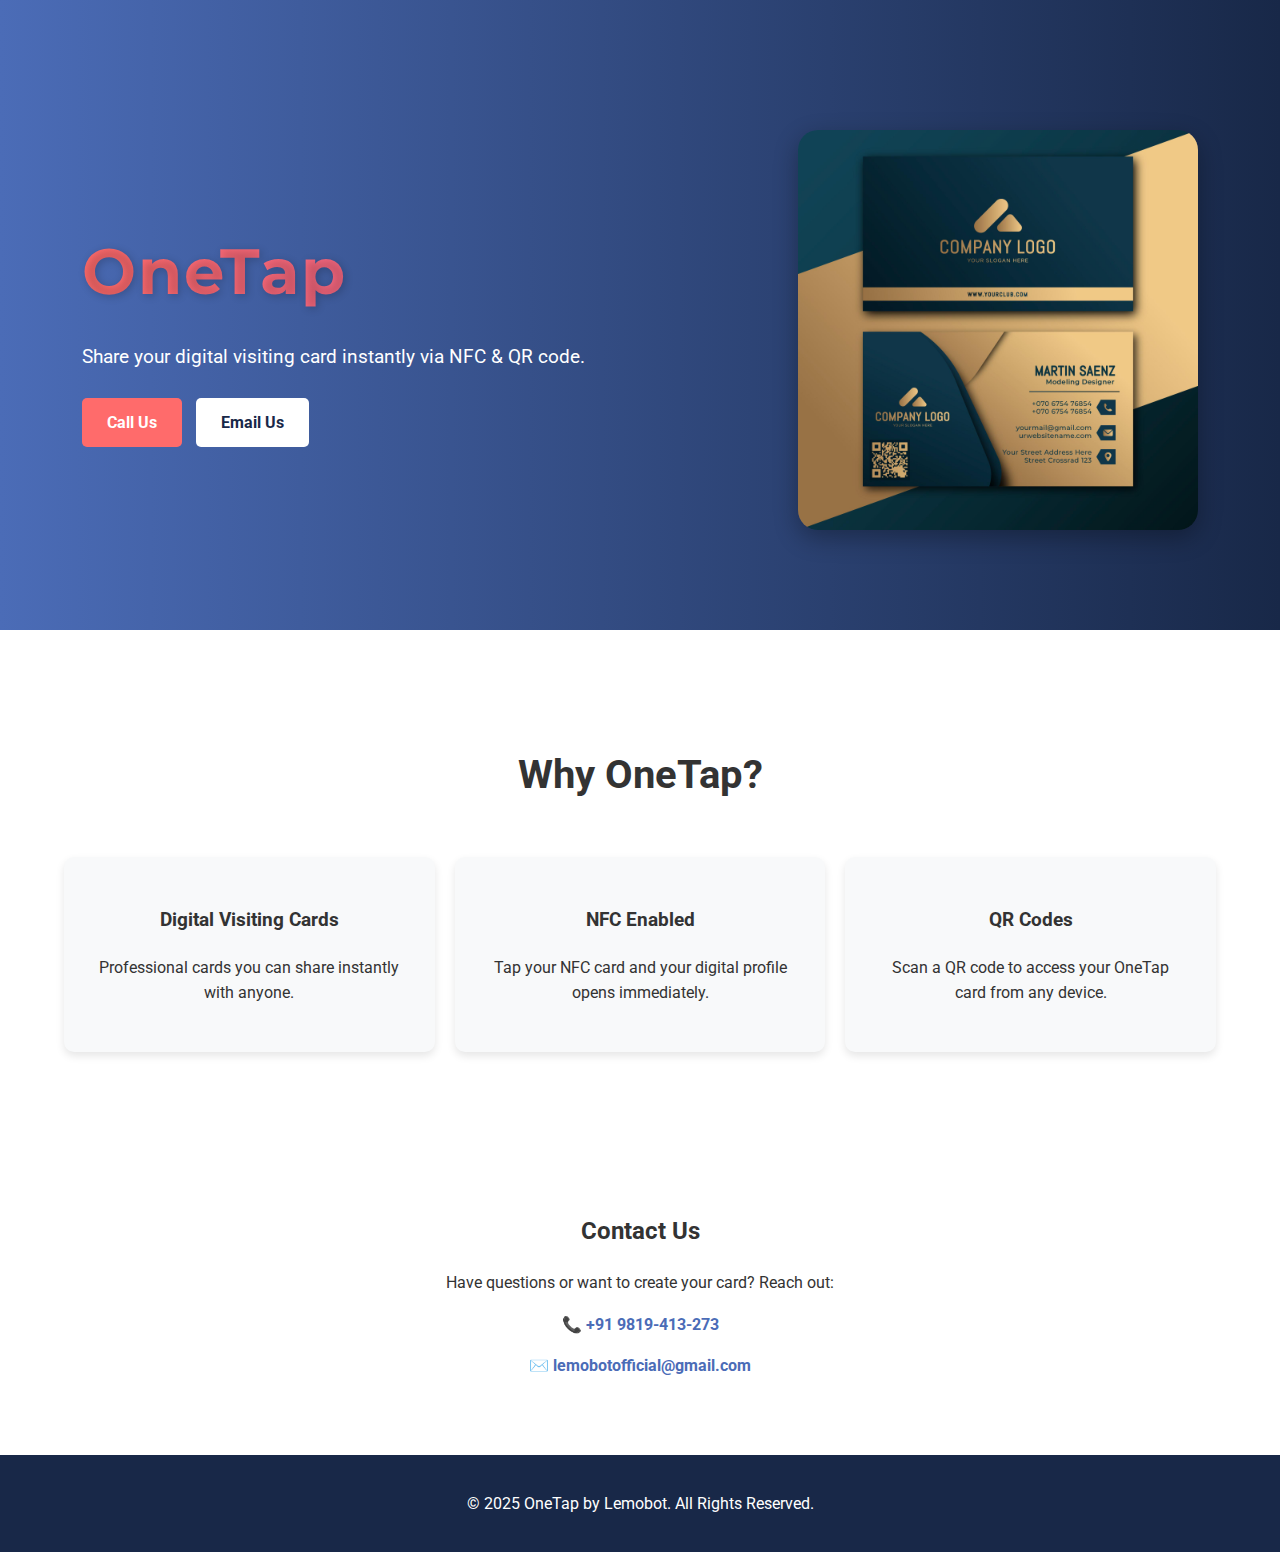
<file: index.html>
﻿<!DOCTYPE html>
<html lang="en">
<head>
    <meta charset="UTF-8">
    <meta name="viewport" content="width=device-width, initial-scale=1.0">
    <title>OneTap - Digital Visiting Cards</title>
    <link rel="stylesheet" href="style.css">
    <link href="https://fonts.googleapis.com/css2?family=Roboto:wght@400;700&display=swap" rel="stylesheet">
    <link href="https://fonts.googleapis.com/css2?family=Montserrat:wght@700&display=swap" rel="stylesheet">
</head>
<body>

    <!-- Header / Hero Section -->
    <header>
        <div class="container hero-container">
            <div class="hero-text">
                <h1>OneTap</h1>
                <p>Share your digital visiting card instantly via NFC & QR code.</p>
                <div class="cta-buttons">
                    <a href="tel:+919819413273" class="btn">Call Us</a>
                    <a href="mailto:lemobotofficial@gmail.com?subject=Create%20My%20OneTap%20Card" class="btn btn-secondary">Email Us</a>
                </div>
            </div>
            <div class="hero-card">
                <img src="Images/demo.jpg" alt="OneTap Card Demo" class="hero-image">
            </div>
        </div>
    </header>

    <!-- Features Section -->
    <section id="features">
        <div class="container">
            <h2>Why OneTap?</h2>
            <div class="cards">
                <div class="card">
                    <h3>Digital Visiting Cards</h3>
                    <p>Professional cards you can share instantly with anyone.</p>
                </div>
                <div class="card">
                    <h3>NFC Enabled</h3>
                    <p>Tap your NFC card and your digital profile opens immediately.</p>
                </div>
                <div class="card">
                    <h3>QR Codes</h3>
                    <p>Scan a QR code to access your OneTap card from any device.</p>
                </div>
            </div>
        </div>
    </section>

    <!-- Contact Section -->
    <section id="contact">
        <div class="container">
            <h2>Contact Us</h2>
            <p>Have questions or want to create your card? Reach out:</p>
            <p>📞 <a href="tel:+919819413273">+91 9819-413-273</a></p>
            <p>✉️ <a href="mailto:lemobotofficial@gmail.com?subject=Create%20My%20OneTap%20Card">lemobotofficial@gmail.com</a></p>
        </div>
    </section>

    <!-- Footer -->
    <footer>
        <div class="container">
            <p>&copy; 2025 OneTap by Lemobot. All Rights Reserved.</p>
        </div>
    </footer>

    <script>
        document.querySelectorAll('a[href^="#"]').forEach(anchor => {
            anchor.addEventListener('click', function (e) {
                e.preventDefault();
                document.querySelector(this.getAttribute('href')).scrollIntoView({
                    behavior: 'smooth'
                });
            });
        });

    </script>
</body>
</html>
</file>
<file: style.css>
/* General */
body {
    margin: 0;
    font-family: 'Roboto', sans-serif;
    line-height: 1.6;
    color: #333;
}

.container {
    width: 90%;
    max-width: 1200px;
    margin: auto;
}

/* Header / Hero */
header {
    background: linear-gradient(to right, #4b6cb7, #182848);
    color: white;
    padding: 100px 20px;
}

.hero-container {
    display: flex;
    flex-wrap: wrap;
    align-items: center;
    justify-content: space-between;
}

.hero-text h1 {
    font-size: 3em;
    margin-bottom: 10px;
}

.hero-text p {
    font-size: 1.2em;
    margin-bottom: 20px;
}

.cta-buttons a {
    display: inline-block;
    margin: 5px 10px 5px 0;
    padding: 12px 25px;
    border-radius: 5px;
    text-decoration: none;
    font-weight: bold;
}

.btn {
    background: #ff6b6b;
    color: white;
}

    .btn:hover {
        background: #ff4757;
    }

.btn-secondary {
    background: white;
    color: #182848;
}

    .btn-secondary:hover {
        background: #f1f1f1;
    }

/* Hero Card */
.hero-card {
    margin-top: 30px;
}

.digital-card {
    background: white;
    color: #333;
    border-radius: 15px;
    padding: 25px;
    width: 250px;
    text-align: center;
    box-shadow: 0 8px 20px rgba(0,0,0,0.2);
}

    .digital-card h3 {
        margin: 10px 0 5px;
    }

    .digital-card p {
        margin: 5px 0;
        font-size: 0.9em;
        color: #555;
    }

.qr-nfc {
    display: flex;
    justify-content: space-around;
    margin-top: 15px;
}

.qr, .nfc {
    background: #f1f3f6;
    padding: 10px;
    border-radius: 5px;
    font-weight: bold;
}

/* Features Section */
#features {
    padding: 80px 0;
    text-align: center;
}

    #features h2 {
        font-size: 2.5em;
        margin-bottom: 50px;
    }

.cards {
    display: flex;
    justify-content: space-around;
    flex-wrap: wrap;
    gap: 20px;
}

.card {
    background: #f8f9fa;
    padding: 30px;
    border-radius: 10px;
    flex: 1 1 250px;
    box-shadow: 0 4px 8px rgba(0,0,0,0.1);
}

/* Contact Section */
#contact {
    padding: 60px 0;
    text-align: center;
}

    #contact a {
        color: #4b6cb7;
        text-decoration: none;
        font-weight: bold;
    }

        #contact a:hover {
            text-decoration: underline;
        }

/* Footer */
footer {
    background: #182848;
    color: white;
    text-align: center;
    padding: 20px 0;
}

/* Responsive */
@media(max-width: 768px) {
    .hero-container {
        flex-direction: column;
        text-align: center;
    }
}
.hero-text h1 {
    font-family: 'Montserrat', sans-serif;
    font-weight: 700;
    font-size: 4em;
    background: linear-gradient(90deg, #ff6b6b, #f06595);
    -webkit-background-clip: text;
    -webkit-text-fill-color: transparent;
    letter-spacing: 2px;
}
.hero-text h1 {
    text-shadow: 2px 2px 8px rgba(0,0,0,0.2);
}
.hero-card {
    margin-top: 30px;
    display: flex;
    justify-content: center;
}

.hero-image {
    max-width: 400px; /* Adjust width as needed */
    width: 100%;
    height: auto; /* Maintain aspect ratio */
    border-radius: 20px;
    box-shadow: 0 8px 25px rgba(0,0,0,0.3);
    object-fit: contain;
}
</file>
